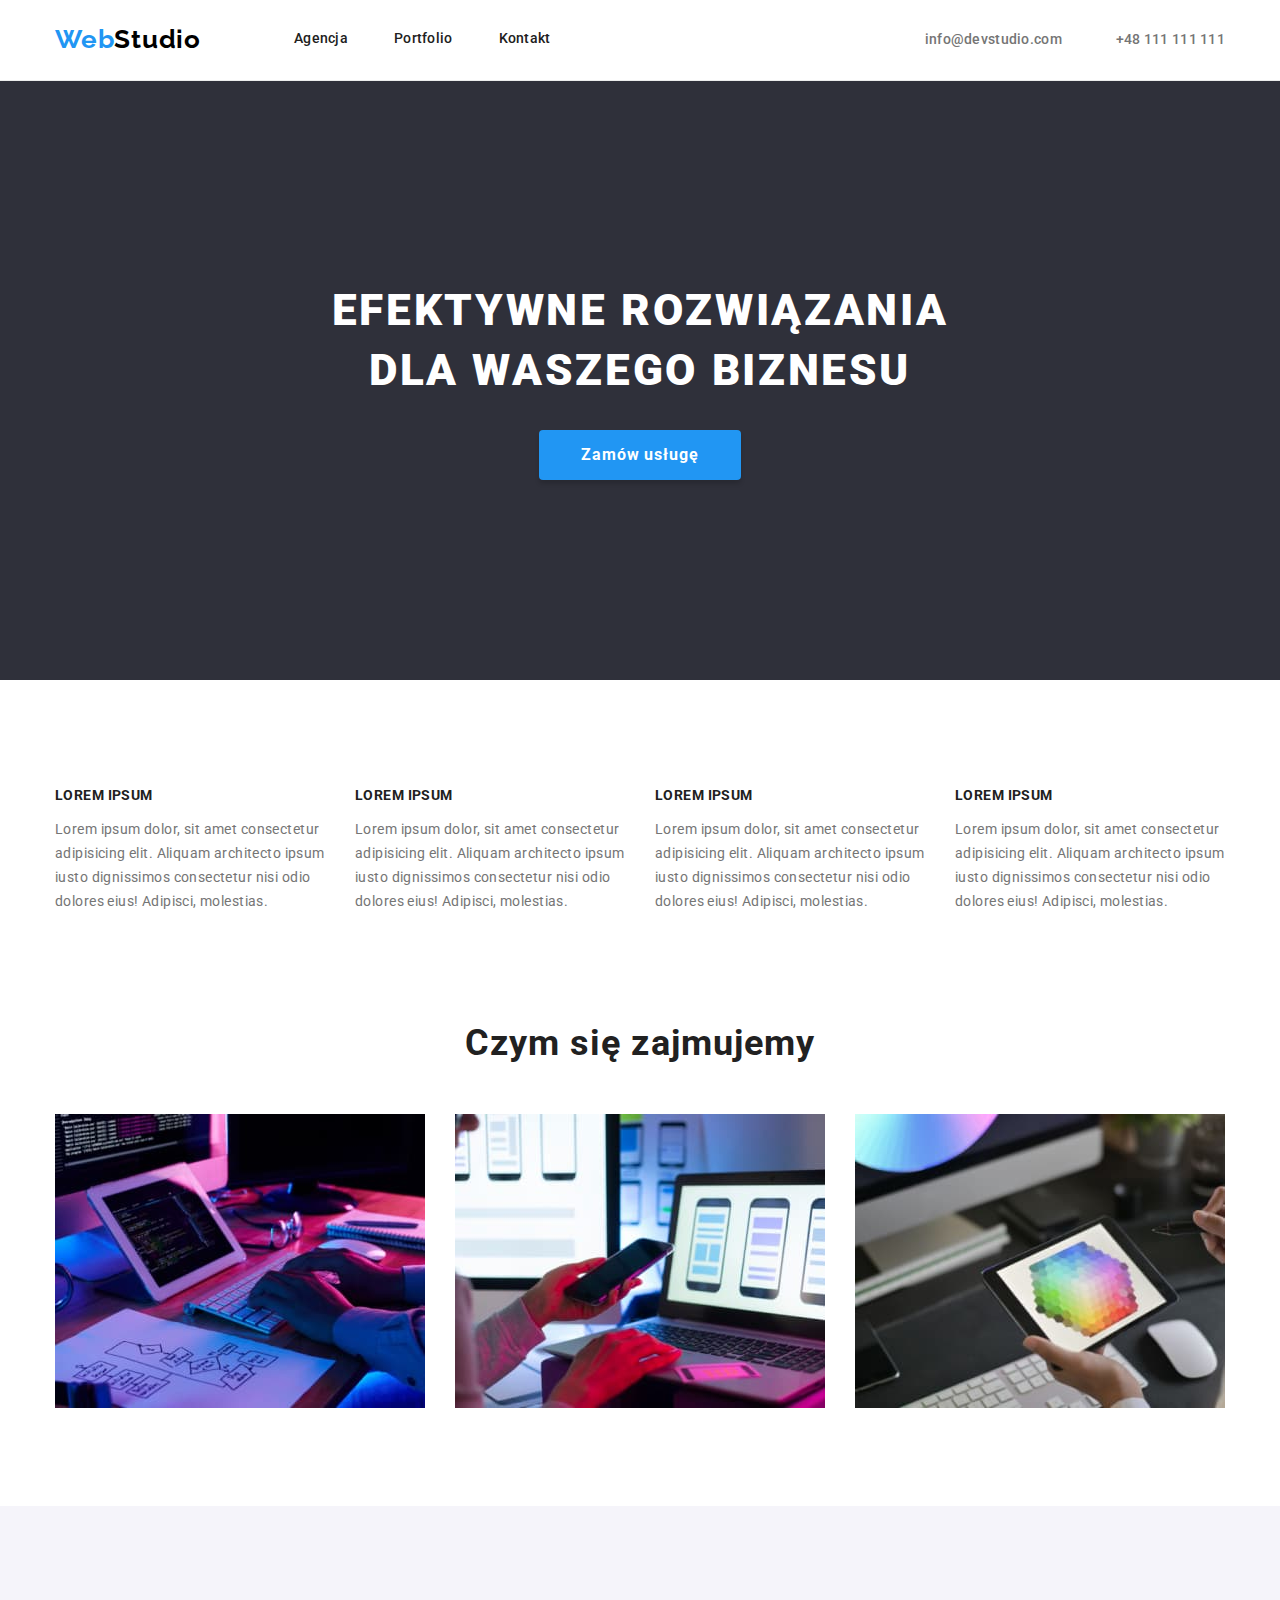
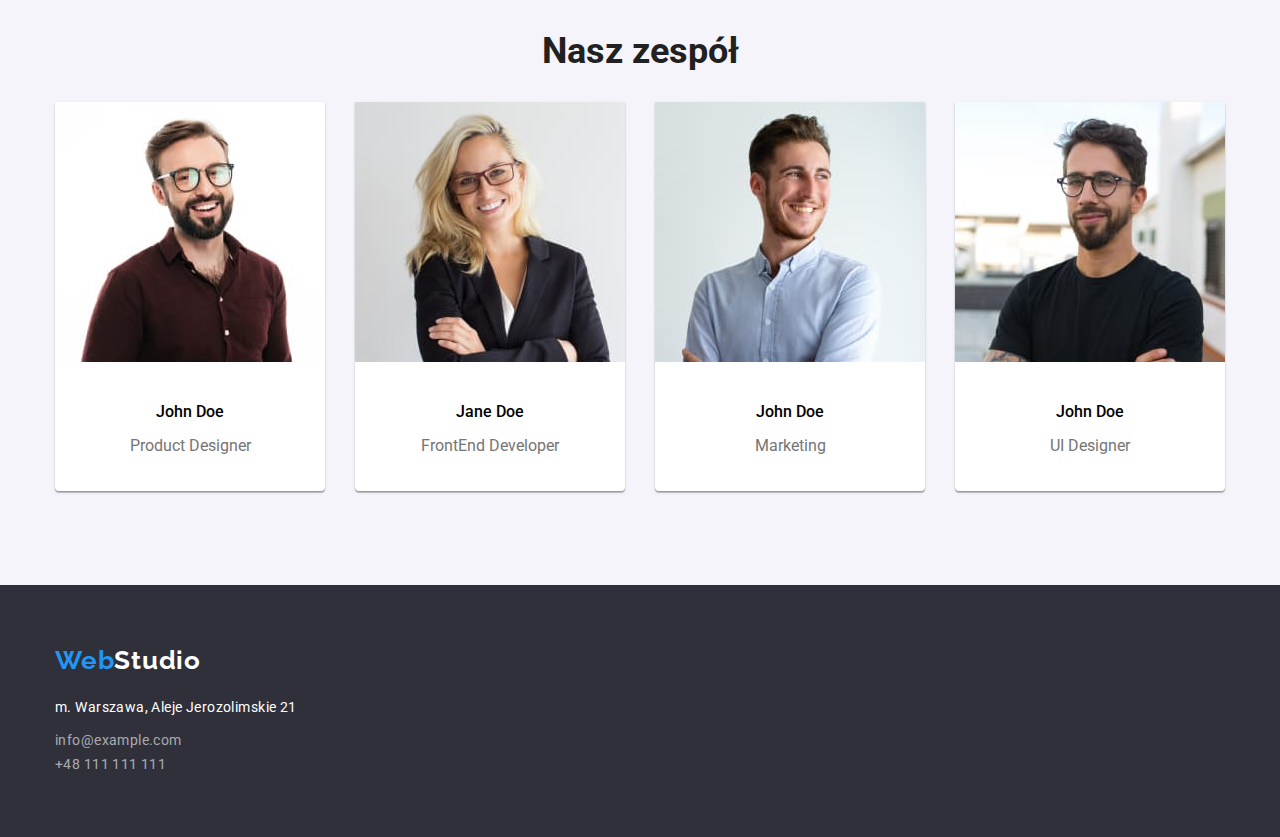
<file: index.html>
<!DOCTYPE html>
<html lang="pl">

<head>
    <meta charset="UTF-8">
    <meta http-equiv="X-UA-Compatible" content="IE=edge">
    <meta name="viewport" content="width=device-width, initial-scale=1.0">
    <title>WebStudio</title>
    <link rel="stylesheet"
        href="https://cdnjs.cloudflare.com/ajax/libs/modern-normalize/1.0.0/modern-normalize.min.css" />
    <link rel="stylesheet" href="css/styles.css" />
    <link rel="preconnect" href="https://fonts.googleapis.com">
    <link rel="preconnect" href="https://fonts.gstatic.com" crossorigin>
    <link
        href="https://fonts.googleapis.com/css2?family=Raleway:wght@700&family=Roboto:wght@400;500;700;900&display=swap"
        rel="stylesheet">
</head>

<body>
    <header>
        <div class="header">
            <div class="container">
                <div class="flex-box">
                    <div class="nav">
                        <a class="logo" href="index.html">
                            <span class="nav-logo"><span class="logo-color">Web</span>Studio</span>
                        </a>
                        <nav>
                            <ul class="nav-menu">
                                <li class="nav-menu-item"><a href="agencja.html">Agencja</a></li>
                                <li class="nav-menu-item"><a href="portfolio.html">Portfolio</a></li>
                                <li class="nav-menu-item"><a href="kontakt.html">Kontakt</a></li>
                            </ul>
                        </nav>
                    </div>
                    <div class="nav-contact">
                        <a href="mailto:info@devstudio.com">info@devstudio.com</a>
                        <a href="tel:+48111111111">+48 111 111 111</a>
                    </div>
                </div>
            </div>
        </div>
    </header>

    <main>
        <div class="main-header">
            <div class="container">
                <div class="main-header-items">
                    <h1 class="main-header-text">EFEKTYWNE ROZWIĄZANIA DLA WASZEGO BIZNESU</h1>
                    <button type="button" class="main-button">Zamów usługę</button>
                </div>
            </div>
        </div>
        <div class="section">
            <div class="container">
                <ul class="description-one">
                    <li>
                        <h3 class="description-one-title">LOREM IPSUM</h3>
                        <p class="description-one-text">Lorem ipsum dolor, sit amet consectetur adipisicing elit.
                            Aliquam
                            architecto ipsum iusto
                            dignissimos consectetur nisi odio dolores eius! Adipisci, molestias.</p>
                    </li>
                    <li>
                        <h3 class="description-one-title">LOREM IPSUM</h3>
                        <p class="description-one-text">Lorem ipsum dolor, sit amet consectetur adipisicing elit.
                            Aliquam
                            architecto ipsum iusto
                            dignissimos consectetur nisi odio dolores eius! Adipisci, molestias.</p>
                    </li>
                    <li>
                        <h3 class="description-one-title">LOREM IPSUM</h3>
                        <p class="description-one-text">Lorem ipsum dolor, sit amet consectetur adipisicing elit.
                            Aliquam
                            architecto ipsum iusto
                            dignissimos consectetur nisi odio dolores eius! Adipisci, molestias.</p>
                    </li>
                    <li>
                        <h3 class="description-one-title">LOREM IPSUM</h3>
                        <p class="description-one-text">Lorem ipsum dolor, sit amet consectetur adipisicing elit.
                            Aliquam
                            architecto ipsum iusto
                            dignissimos consectetur nisi odio dolores eius! Adipisci, molestias.</p>
                    </li>
                </ul>

                <div>
                    <h2 class="section-header">Czym się zajmujemy</h2>
                    <ul class="section-list">
                        <li><img src="images/img3.jpg" width="370" height="294" alt="backend" /></li>
                        <li><img src="images/img2.jpg" width="370" height="294" alt="multiplatform" /></li>
                        <li><img src="images/img1.jpg" width="370" height="294" alt="UI/UX" /></li>
                    </ul>
                </div>
            </div>
        </div>
        <div class="team">
            <div class="section">
                <div class="container">
                    <h2 class="team-header">Nasz zespół</h2>
                    <ul class="team-list">
                        <li>
                            <figure class="team-member">
                                <img src="images/j1.jpg" width="270" height="260" alt="John Doe - Product Designer" />
                                <figcaption class="team-member-caption">
                                    <h3>John Doe</h3>
                                    <p>Product Designer</p>
                                </figcaption>
                            </figure>
                        </li>
                        <li>
                            <figure class="team-member">
                                <img src="images/j2.jpg" width="270" height="260" alt="Jane doe - Frontend Developer" />
                                <figcaption class="team-member-caption">
                                    <h3>Jane Doe</h3>
                                    <p>FrontEnd Developer</p>
                                </figcaption>
                            </figure>
                        </li>
                        <li>
                            <figure class="team-member">
                                <img src="images/j3.jpg" width="270" height="260"
                                    alt="John Doe - Marketing Specialist" />
                                <figcaption class="team-member-caption">
                                    <h3>John Doe</h3>
                                    <p>Marketing</p>
                                </figcaption>
                            </figure>
                        </li>
                        <li>
                            <figure class="team-member">
                                <img src="images/j4.jpg" width="270" height="260" alt="John Doe - UI Designer" />
                                <figcaption class="team-member-caption">
                                    <h3>John Doe</h3>
                                    <p>UI Designer</p>
                                </figcaption>
                            </figure>
                        </li>
                    </ul>
                </div>
            </div>
        </div>
    </main>

    <footer class="nav-footer">
        <div class="container">
            <a href="index.html">
                <span class="nav-logo-footer"><span class="logo-color">Web</span>Studio</span>
            </a>
            <address class="address">m. Warszawa, Aleje Jerozolimskie 21</address>
            <ul class="contacts">
                <li><a href="mailto:info@example.com">info@example.com</a></li>
                <li><a href="tel:+48111111111">+48 111 111 111</a></li>
            </ul>
        </div>
    </footer>
</body>

</html>
</file>
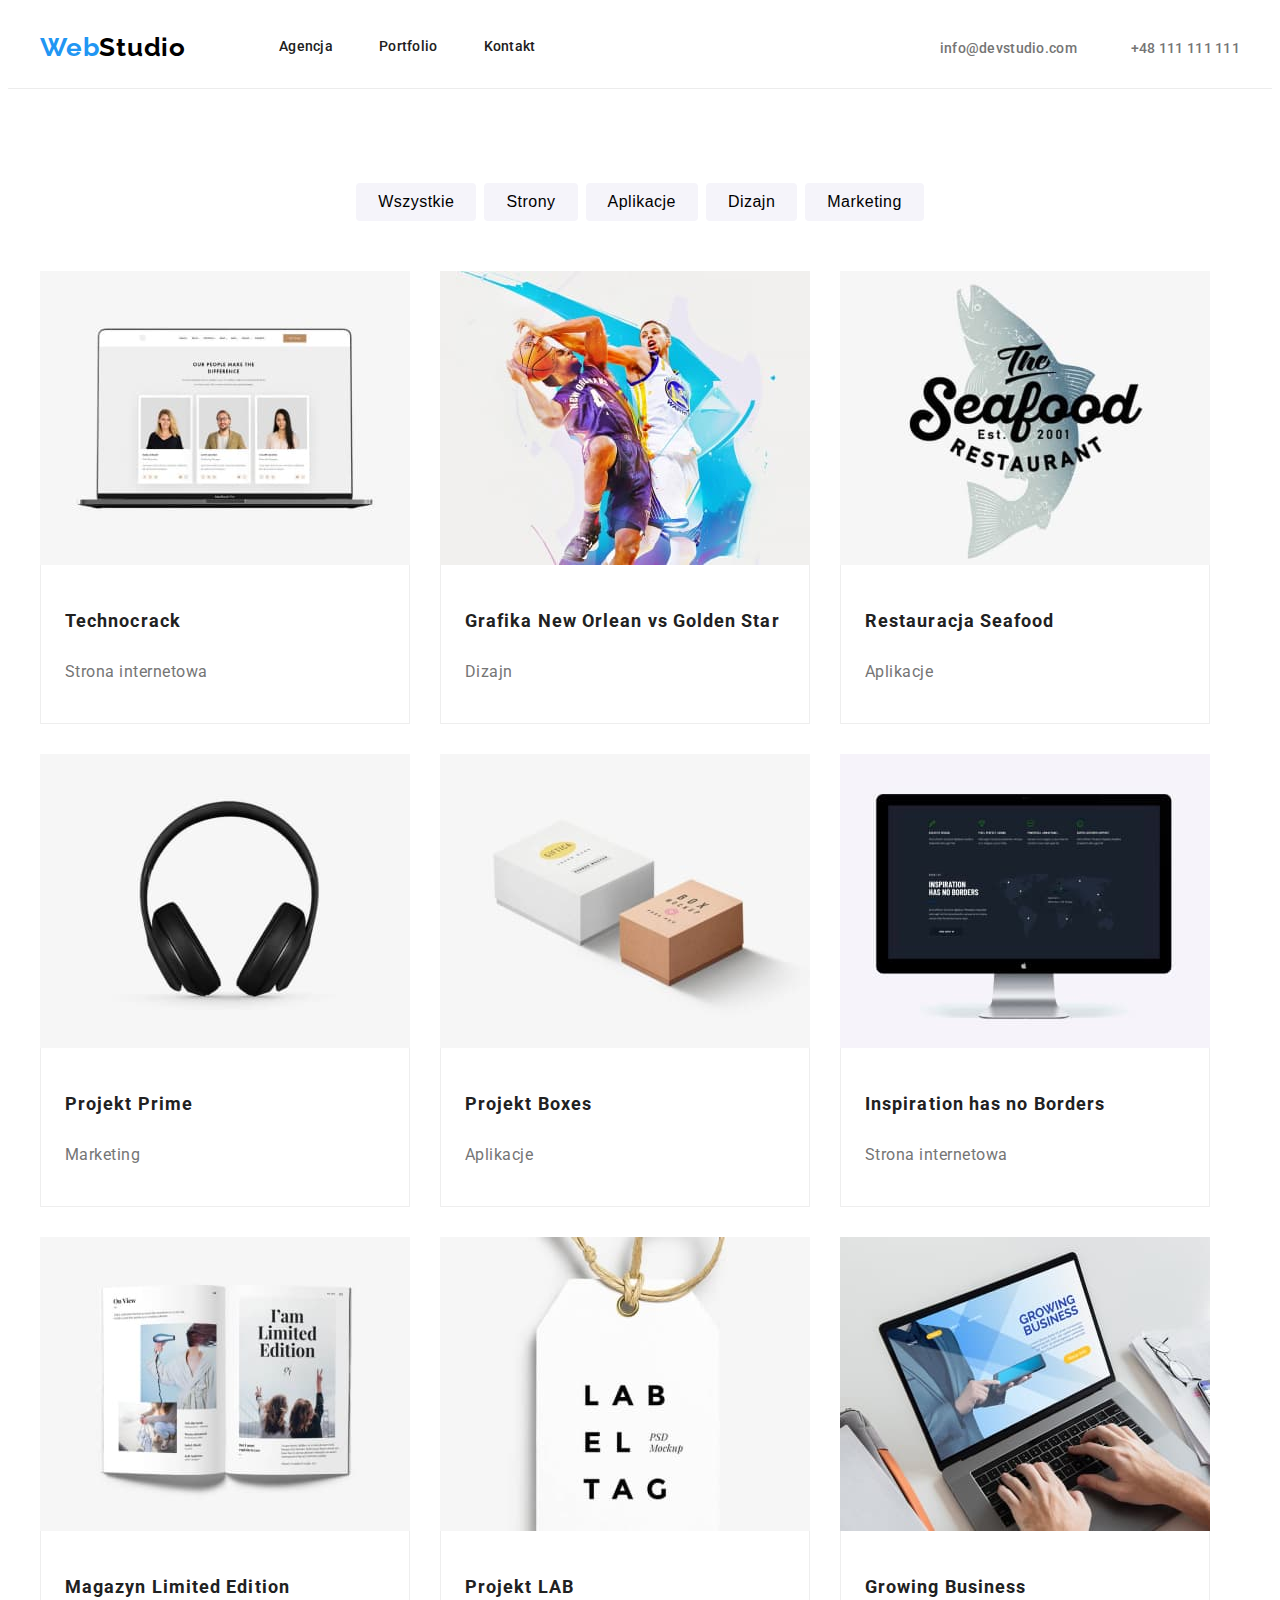
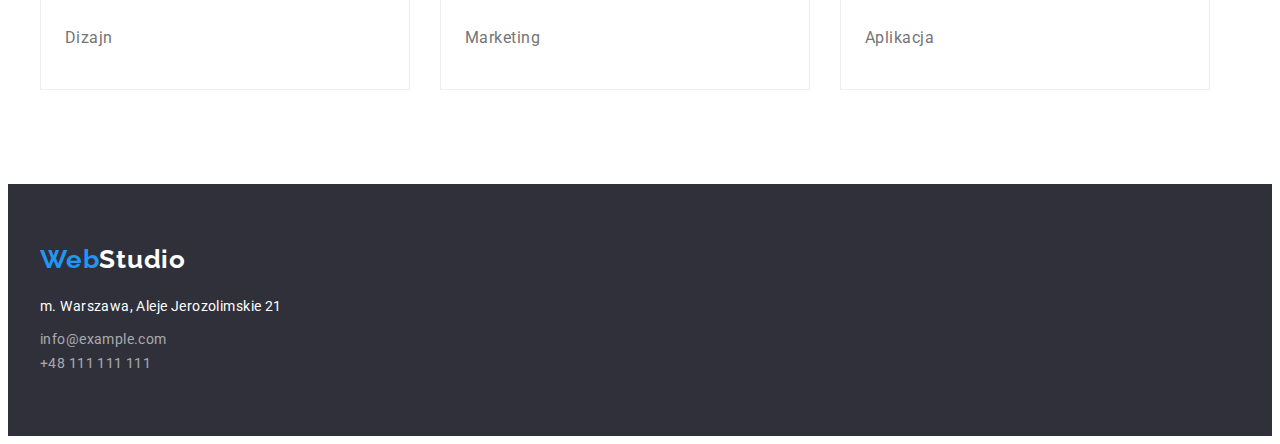
<file: portfolio.html>
<!DOCTYPE html>
<html lang="en">

<head>
    <meta charset="UTF-8">
    <meta http-equiv="X-UA-Compatible" content="IE=edge">
    <meta name="viewport" content="width=device-width, initial-scale=1.0">
    <title>WebStudio Portfolio</title>
    <link rel="stylesheet" href="css/styles.css" />
    <link rel="preconnect" href="https://fonts.googleapis.com">
    <link rel="preconnect" href="https://fonts.gstatic.com" crossorigin>
    <link
        href="https://fonts.googleapis.com/css2?family=Raleway:wght@700&family=Roboto:wght@400;500;700;900&display=swap"
        rel="stylesheet">
</head>

<body>
    <header>
        <div class="header">
            <div class="container">
                <div class="flex-box">
                    <div class="nav">
                        <a class="logo" href="index.html">
                            <span class="nav-logo"><span class="logo-color">Web</span>Studio</span>
                        </a>
                        <nav>
                            <ul class="nav-menu">
                                <li class="nav-menu-item"><a href="agencja.html">Agencja</a></li>
                                <li class="nav-menu-item"><a href="portfolio.html">Portfolio</a></li>
                                <li class="nav-menu-item"><a href="kontakt.html">Kontakt</a></li>
                            </ul>
                        </nav>
                    </div>
                    <div class="nav-contact">
                        <a href="mailto:info@devstudio.com">info@devstudio.com</a>
                        <a href="tel:+48111111111">+48 111 111 111</a>
                    </div>
                </div>
            </div>
        </div>
    </header>

    <main>
        <div class="section">
            <div class="container">
                <div>
                    <ul class="portfolio-buttons">
                        <li><button type="button">Wszystkie</button></li>
                        <li><button type="button">Strony</button></li>
                        <li><button type="button">Aplikacje</button></li>
                        <li><button type="button">Dizajn</button></li>
                        <li><button type="button">Marketing</button></li>
                    </ul>
                </div>
                <div>
                    <ul class="portfolio-panels">
                        <li>
                            <figure class="portfolio-figure">
                                <img class="portfolio-image" src="images/portfolio1.jpg" width="370" height="294"
                                    alt="" />
                                <figcaption class="portfolio-caption">
                                    <h3>Technocrack</h3>
                                    <p>Strona internetowa</p>
                                </figcaption>
                            </figure>
                        </li>
                        <li>
                            <figure class="portfolio-figure">
                                <img class="portfolio-image" src="images/portfolio2.jpg" width="370" height="294"
                                    alt="" />
                                <figcaption class="portfolio-caption">
                                    <h3>Grafika New Orlean vs Golden Star</h3>
                                    <p>Dizajn</p>
                                </figcaption>
                            </figure>
                        </li>
                        <li>
                            <figure class="portfolio-figure">
                                <img class="portfolio-image" src="images/portfolio3.jpg" width="370" height="294"
                                    alt="" />
                                <figcaption class="portfolio-caption">
                                    <h3>Restauracja Seafood</h3>
                                    <p>Aplikacje</p>
                                </figcaption>
                            </figure>
                        </li>
                        <li>
                            <figure class="portfolio-figure">
                                <img class="portfolio-image" src="images/portfolio4.jpg" width="370" height="294"
                                    alt="" />
                                <figcaption class="portfolio-caption">
                                    <h3>Projekt Prime</h3>
                                    <p>Marketing</p>
                                </figcaption>
                            </figure>
                        </li>
                        <li>
                            <figure class="portfolio-figure">
                                <img class="portfolio-image" src="images/portfolio5.jpg" width="370" height="294"
                                    alt="" />
                                <figcaption class="portfolio-caption">
                                    <h3>Projekt Boxes</h3>
                                    <p>Aplikacje</p>
                                </figcaption>
                            </figure>
                        </li>
                        <li>
                            <figure class="portfolio-figure">
                                <img class="portfolio-image" src="images/portfolio6.jpg" width="370" height="294"
                                    alt="" />
                                <figcaption class="portfolio-caption">
                                    <h3>Inspiration has no Borders</h3>
                                    <p>Strona internetowa</p>
                                </figcaption>
                            </figure>
                        </li>
                        <li>
                            <figure class="portfolio-figure">
                                <img class="portfolio-image" src="images/portfolio7.jpg" width="370" height="294"
                                    alt="" />
                                <figcaption class="portfolio-caption">
                                    <h3>Magazyn Limited Edition</h3>
                                    <p>Dizajn</p>
                                </figcaption>
                            </figure>
                        </li>
                        <li>
                            <figure class="portfolio-figure">
                                <img class="portfolio-image" src="images/portfolio8.jpg" width="370" height="294"
                                    alt="" />
                                <figcaption class="portfolio-caption">
                                    <h3>Projekt LAB</h3>
                                    <p>Marketing</p>
                                </figcaption>
                            </figure>
                        </li>
                        <li>
                            <figure class="portfolio-figure">
                                <img class="portfolio-image" src="images/portfolio9.jpg" width="370" height="294"
                                    alt="" />
                                <figcaption class="portfolio-caption">
                                    <h3>Growing Business</h3>
                                    <p>Aplikacja</p>
                                </figcaption>
                            </figure>
                        </li>
                    </ul>
                </div>
            </div>
        </div>
    </main>

    <footer class="nav-footer">
        <div class="container">
            <a href="index.html">
                <span class="nav-logo-footer"><span class="logo-color">Web</span>Studio</span>
            </a>
            <address class="address">m. Warszawa, Aleje Jerozolimskie 21</address>
            <ul class="contacts">
                <li><a href="mailto:info@example.com">info@example.com</a></li>
                <li><a href="tel:+48111111111">+48 111 111 111</a></li>
            </ul>
        </div>
    </footer>
</body>

</html>
</file>
<file: css/styles.css>
:root {
  --accent-color: #2196f3;
  --background-color: #2f303a;
  --contacts-color: rgba(255, 255, 255, 0.6);
  --contacts-header-color: #757575;
  --body-background-color: #ffffff;
  --main-text-color: #212121;
  --alternative-text-color: #000000;
  --contrast-text-color: #ffffff;
  --alternative-background-color: #f5f4fa;
}

body {
  font-family: "Roboto", sans-serif;
  color: var(--main-text-color);
  
}
ul {
  padding: 0;
  margin: 0;
}
.container {
  max-width: 1200px;
  margin: 0 auto;
  padding-right: 15px;
  padding-left: 15px;
}
.section {
  padding-top: 94px;
  padding-bottom: 94px;
}
.header {
  border-bottom: 1px solid #ececec;
}
.flex-box {
  display: flex;
  align-items: center;
  justify-content: space-between;
  padding-top: 24px;
  padding-bottom: 25px;
}
.nav {
  display: flex;
  justify-content: flex-start;
  align-items: center;
}

.nav-menu {
  list-style-type: none;
  display: flex;
  gap: 46px;
}
.nav-menu-item {
  font-weight: 500;
  font-size: 14px;
  line-height: 1.14;
  letter-spacing: 0.02em;
}
.nav-menu-item a {
  text-decoration: none;
  color: var(--main-text-color);
}
.logo {
  font-family: "Raleway";
  font-weight: 700;
  font-size: 26px;
  line-height: 1.19;
  letter-spacing: 0.03em;
  text-decoration: none;
}
.nav-logo {
  color: var(--alternative-text-color);
  font-family: "Raleway";
  font-weight: 700;
  font-size: 26px;
  line-height: 1.19;
  letter-spacing: 0.03em;
  text-decoration: none;
  margin-right: 93px;
}
.logo-color {
  color: var(--accent-color);
}
.nav-contact a {
  font-size: 14px;
  font-weight: 500;
  line-height: 1.14;
  letter-spacing: 0.02em;
  color: var(--contacts-header-color);
  padding-left: 50px;
  
  text-decoration: none;
}
.nav-footer {
  background-color: var(--background-color);
   padding-top: 60px;
  padding-bottom: 60px;
}
.nav-logo-footer {
  color: var(--contrast-text-color));
  font-family: "Raleway";
  font-weight: 700;
  font-size: 26px;
  line-height: 1.19;
  letter-spacing: 0.03em;
  text-decoration: none;
  margin-right: 93px;
}
.nav-footer li {
  list-style: none;
}

.nav-footer a {
  text-decoration: none;
  color: var(--contrast-text-color);
  
}
.address {
   font-size: 14px;
  line-height: 1.71;
  letter-spacing: 0.03em;
  margin-top: 20px;
  margin-bottom: 9px;
}
.contacts {
   font-size: 14px;
  line-height: 1.71;
  letter-spacing: 0.03em;
  
 
}
.nav a:focus,
.nav a:hover,
.nav-contact a:focus,
.nav-contact a:hover,
.nav-footer a:focus,
.nav-footer a:hover {
  color: var(--accent-color);
}
.main-header {
  background-color: var(--background-color);
}
.main-header-items {
  display: flex;
  flex-direction: column;
  align-items: center;
  
}
.main-header-text {
  width: 696px;
  font-weight: 900;
  font-size: 44px;
  line-height: 1.36;
  letter-spacing: 0.06em;
  text-align: center;
  text-transform: uppercase;
  color: var(--contrast-text-color);
  margin-top: 200px;
}
.main-button {
  *width: 200px;
  *height: 50px;
  background-color: var(--accent-color);
  cursor: pointer;
  font-weight: 700;
  font-size: 16px;
  color: var(--contrast-text-color);
  line-height: 1.875;
  box-shadow: 0px 4px 4px rgba(0, 0, 0, 0.15);
  border-radius: 4px;
  border: none;
  margin-bottom: 200px;
  padding: 10px 42px;
  letter-spacing: 0.06em;
}
.description-one {
  list-style-type: none;
  display: flex;
  justify-content: space-around;
  gap: 30px;
  margin-bottom: 94px;
  
}
.description-one li {
  width: 270px;
  text-align: left;
  font-size: 14px;
  list-style: none;
  display: inline-block;
}
.description-one-title {
  font-weight: 700;
  line-height: 1.14;
  font-size: 14px;
  letter-spacing: 0.03em;
}
.description-one-text {
  color:var(--contacts-header-color);
  line-height: 1.71;
  letter-spacing: 0.03em;
}
.section-header {
  font-weight: 700;
  font-size: 36px;
  line-height: 1.17;
  letter-spacing: 0.03em;
  margin-bottom: 50px;
  text-align: center;
}
.section-list {
  display: flex;
  justify-content: space-between;
  list-style: none;
  background-color: var(--body-background-color);
  gap: 30px;
}
.team {
  background-color: var(--alternative-background-color);
}
.team-header {
  font-weight: 700;
  font-size: 36px;
  line-height: 1.17;
  text-align: center;
}
.team-list {
  display: flex;
  justify-content:space-around;
  list-style: none;
  gap: 30px;
}

.team-member {
  background:var(--body-background-color);
  box-shadow: 0px 1px 3px rgba(0, 0, 0, 0.12), 0px 1px 1px rgba(0, 0, 0, 0.14),
    0px 2px 1px rgba(0, 0, 0, 0.2);
  border-radius: 0px 0px 4px 4px;
  text-align: center;
  margin: 0;
}
.team-member h3 {
  font-weight: 500;
  font-size: 16px;
  color:var(--alternative-text-color);
}
.address {
  font-style: normal;
  color: var(--contrast-text-color);
}
.team-member-caption {
  color: var(--contacts-header-color);
  text-align: center;
  padding: 20px 24px;
}
.contacts a {
  color: var(--contacts-color);
}
.portfolio-buttons {
   list-style-type: none;
  display: flex;
  justify-content: center;
  gap: 8px;
  margin-bottom: 50px;
  font-weight: 500;
}
.portfolio-buttons button {
  border-radius: 4px;
  border: none;
  font-weight: 500;
  font-size: 16px;
  line-height: 1.62;
  letter-spacing: 0.03em;
  padding: 6px 22px;
  background-color: var(--alternative-background-color);
  cursor: pointer;
  color: var(--alternative-text-color);  
}
.portfolio-buttons button:hover {
  background-color: var(--accent-color);
  color: var(--contrast-text-color);
  box-shadow: 0px 3px 1px rgba(0, 0, 0, 0.1), 0px 1px 2px rgba(0, 0, 0, 0.08),
    0px 2px 2px rgba(0, 0, 0, 0.12);
}
.portfolio-panels {
  display: flex;
  list-style: none;
  margin: 0;
  flex-wrap: wrap;
  gap: 30px;  
}
.portfolio-figure {
  margin: 0;
}
.portfolio-image {
  display: block;
}
.portfolio-caption {
  padding: 20px 24px;
  border-right: 1px solid #eeeeee;
  border-bottom: 1px solid #eeeeee;
  border-left: 1px solid #eeeeee;
}

.portfolio-panels h3 {
  font-weight: 700;
  font-size: 18px;
  line-height: 2;
  letter-spacing: 0.06em;
  margin-bottom: 4 px;;
}
.portfolio-panels p {
  font-size: 16px;
  line-height: 1.88;
  letter-spacing: 0.03em;
  color: var(--contacts-header-color);
}
</file>
